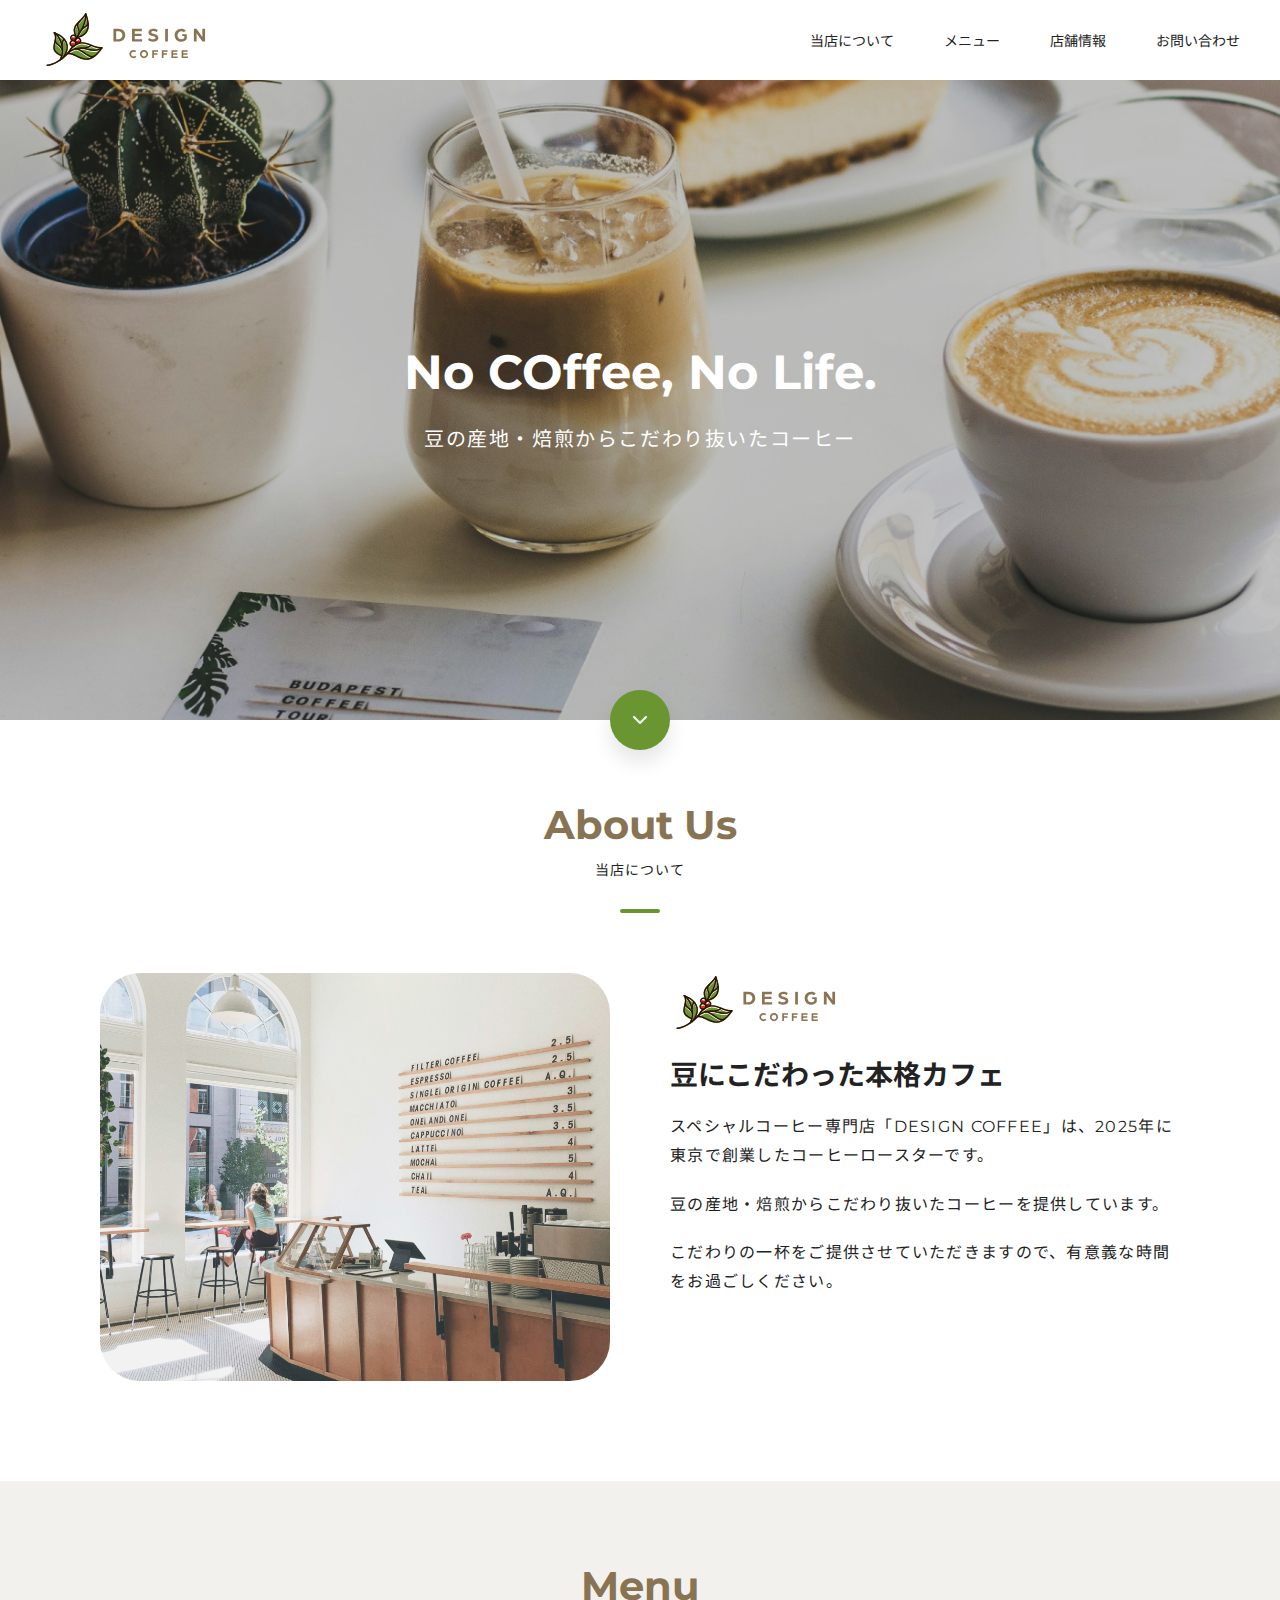
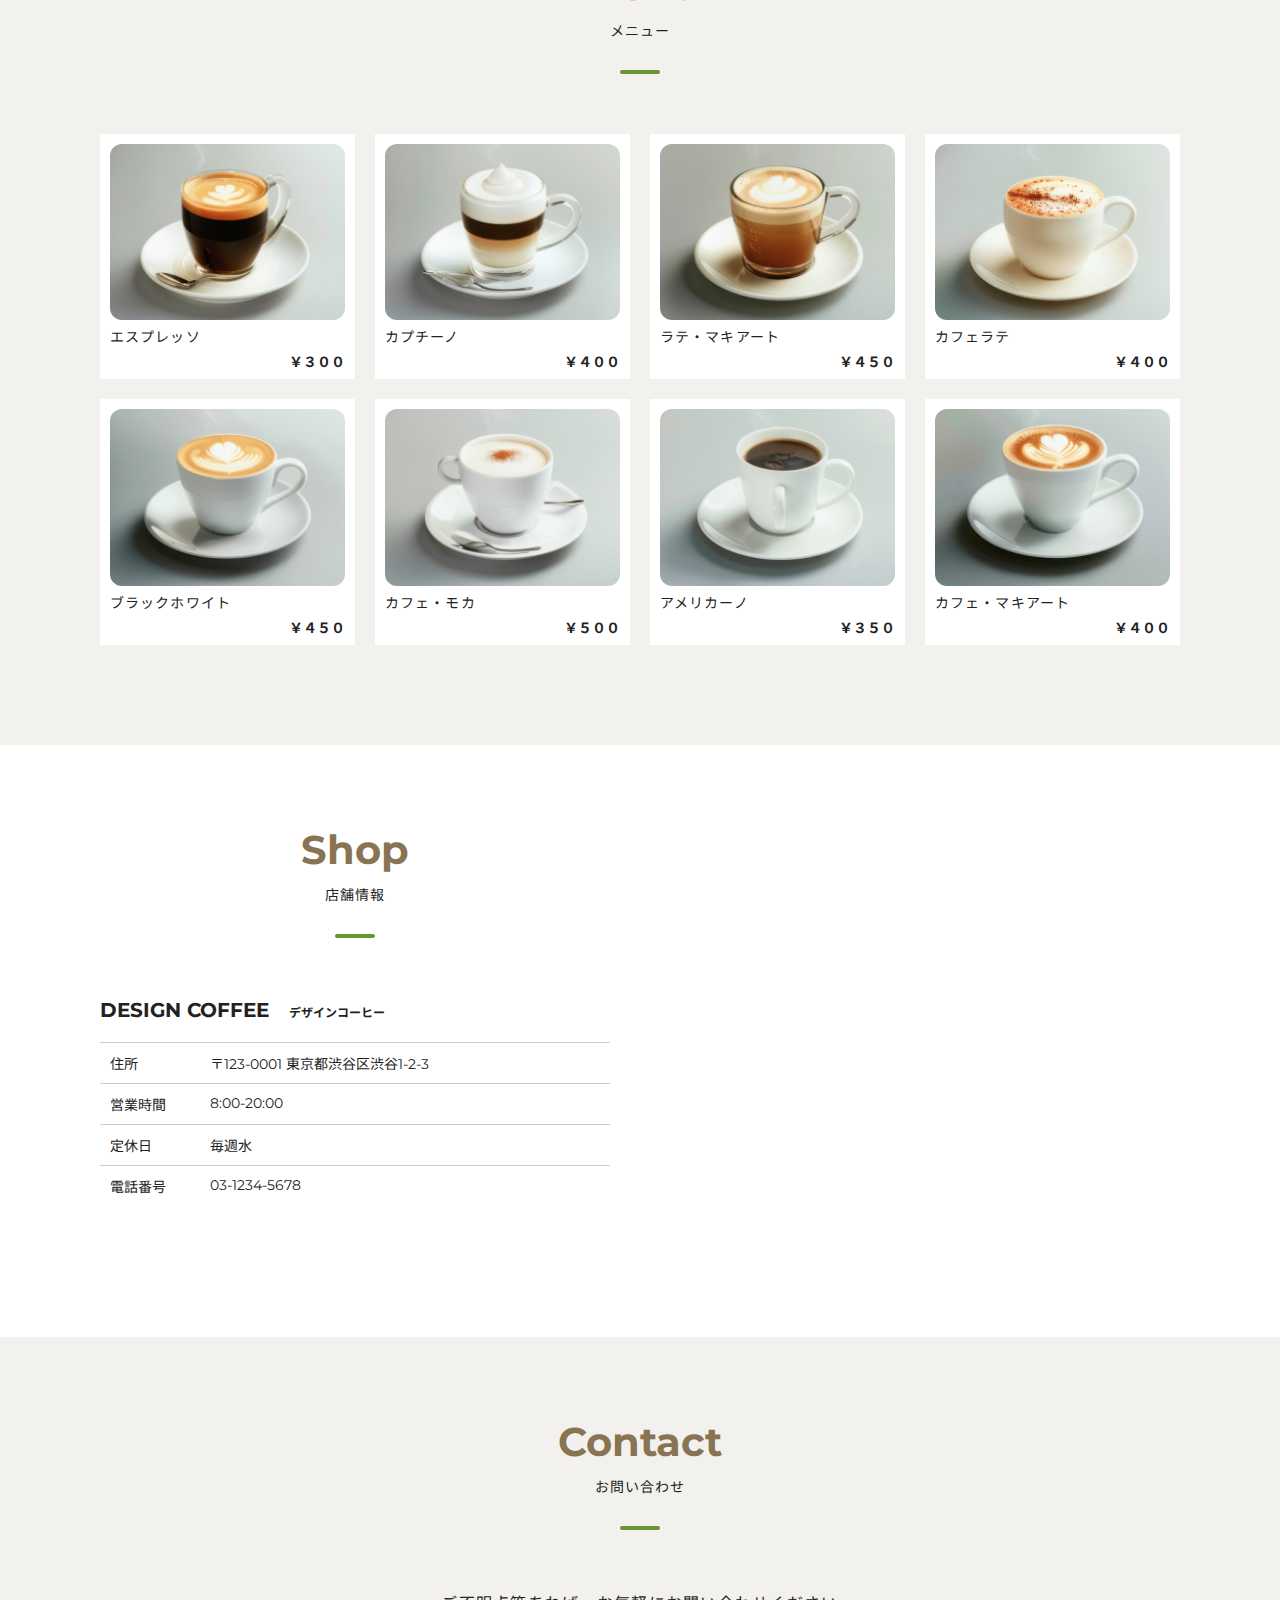
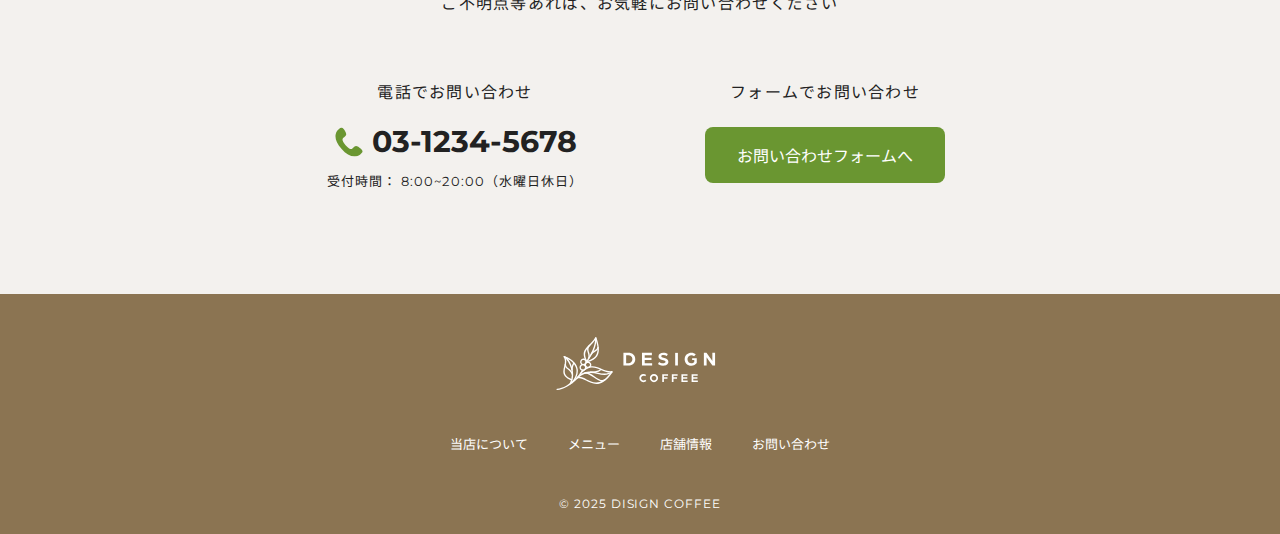
<file: index.html>
<!DOCTYPE html>
<html lang="en">
<head>
    <meta charset="UTF-8">
    <meta name="viewport" content="width=device-width, initial-scale=1.0">
    <title>Document</title>
    <link rel="stylesheet" href="css/reset.css">
    <link rel="stylesheet" href="css/style.css">
    <!-- GoogleFontsの読み込み -->
  <link rel="preconnect" href="https://fonts.googleapis.com">
  <link rel="preconnect" href="https://fonts.gstatic.com" crossorigin>
  <link href="https://fonts.googleapis.com/css2?family=Montserrat:ital,wght@0,100..900;1,100..900&family=Noto+Sans+JP:wght@100..900&display=swap" rel="stylesheet">
</head>
<body>
<!--ヘッダー-->
    <header>
      <h1>
        <a href="index.html" class="logo">
          <img src="img/logo.svg" alt="DESIGN COFFEEのロゴ">
        </a>
      </h1>
      <nav>
        <ul>
          <li><a href="index.html#about">当店について</a></li>
          <li><a href="index.html#menu">メニュー</a></li>
          <li><a href="index.html#shop">店舗情報</a></li>
          <li><a href="index.html#contact">お問い合わせ</a></li>
        </ul>
      </nav>
    </header>
    <!--ヒーローセクション-->
    <section class="hero">
      <h2>No COffee, No Life.</h2>
      <p>豆の産地・焙煎からこだわり抜いたコーヒー</p>
      <a href="#about">
        <img src="img/down.png" alt="下へスクロール">
      </a>
    </section>
    <!--メイン-->
    <main>
      <!--当店について-->
      <section class="main-section about" id="about">
        <div class="container">
          <div class="heading-group">
            <h2>
              About Us
              <span>当店について</span>
            </h2>
          </div>
          <div class="layout">
            <div class="image">
              <img src="img/about-photo.jpg" alt="当店の写真">
            </div>
            <div class="text">
              <img src="img/logo.svg" alt="DESIGN COFFEEのロゴ">
              <h3>豆にこだわった本格カフェ</h3>
              <p>スペシャルコーヒー専門店「DESIGN COFFEE」は、2025年に東京で創業したコーヒーロースターです。</p>
              <p>豆の産地・焙煎からこだわり抜いたコーヒーを提供しています。</p>
              <p>こだわりの一杯をご提供させていただきますので、有意義な時間をお過ごしください。</p>
            </div>
          </div>
        </div>
      </section>
      <!--メニュー-->
      <section class="main-section menu" id="menu">
        <div class="container">
          <div class="heading-group">
            <h2>Menu</h2>
            <span>メニュー</span>
          </div>
          <ul class="menu-list">
            <li>
              <div class="menu-card">
                <img src="img/menu-1.jpg" alt="エスプレッソ">
                <p class="name">エスプレッソ</p>
                <p class="price">￥３００</p>
              </div>
            </li>
            <li>
              <div class="menu-card">
                <img src="img/menu-2.jpg" alt="カプチーノ">
                <p class="name">カプチーノ</p>
                <p class="price">￥４００</p>
              </div>
            </li>
           <li>
              <div class="menu-card">
                <img src="img/menu-3.jpg" alt="ラテ・マキアート">
                <p class="name">ラテ・マキアート</p>
                <p class="price">￥４５０</p>
              </div>
            </li>
            <li>
              <div class="menu-card">
                <img src="img/menu-4.jpg" alt="カフェラテ">
                <p class="name">カフェラテ</p>
                <p class="price">￥４００</p>
              </div>
            </li>
            <li>
              <div class="menu-card">
                <img src="img/menu-5.jpg" alt="ブラックホワイト">
                <p class="name">ブラックホワイト</p>
                <p class="price">￥４５０</p>
              </div>
            </li>
            <li>
              <div class="menu-card">
                <img src="img/menu-6.jpg" alt="カフェ・モカ">
                <p class="name">カフェ・モカ</p>
                <p class="price">￥５００</p>
              </div>
            </li>
            <li>
              <div class="menu-card">
                <img src="img/menu-7.jpg" alt="アメリカーノ">
                <p class="name">アメリカーノ</p>
                <p class="price">￥３５０</p>
              </div>
            </li>
            <li>
              <div class="menu-card">
                <img src="img/menu-8.jpg" alt="カフェ・マキアート">
                <p class="name">カフェ・マキアート</p>
                <p class="price">￥４００</p>
              </div>
            </li>
          </ul>
        </div>
      </section>
      <!--店舗情報-->
      <section class="main-section shop" id="shop">
        <div class="container">
          <div class="layout">
            <div class="text">
              <div class="heading-group">
                <h2>Shop</h2>
                <span>店舗情報</span>
              </div>
              <h3>
                DESIGN COFFEE
                <span>デザインコーヒー</span>
              </h3>
              <dl>
                <dt>住所</dt>
                <dd>〒123-0001 東京都渋谷区渋谷1-2-3</dd>
                <dt>営業時間</dt>
                <dd>8:00-20:00</dd>
                <dt>定休日</dt>
                <dd>毎週水</dd>
                <dt>電話番号</dt>
                <dd>03-1234-5678</dd>
              </dl>
            </div>
            <div class="map">
              <iframe src="https://www.google.com/maps/embed?pb=!1m18!1m12!1m3!1d25820.092954408872!2d138.1657898426056!3d36.00779797145485!2m3!1f0!2f0!3f0!3m2!1i1024!2i768!4f13.1!3m3!1m2!1s0x601c50e71f7adf49%3A0x2a9c9bdd30254f00!2z5YWs56uL6KuP6Kiq5p2x5Lqs55CG56eR5aSn5a2m!5e0!3m2!1sja!2sjp!4v1749443175519!5m2!1sja!2sjp" width="600" height="450" style="border:0;" allowfullscreen="" loading="lazy" referrerpolicy="no-referrer-when-downgrade"></iframe>
            </div>
          </div>
        </div>
      </section>
      <!--お問い合わせ-->
      <section class="main-section contact" id="contact">
        <div class="container">
          <div class="heading-group">
            <h2>Contact</h2>
            <span>お問い合わせ</span>
          </div>
          <p>ご不明点等あれば、お気軽にお問い合わせください</p>
          <div class="layout">
            <div class="tel">
              <p class="label">電話でお問い合わせ</p>
              <a href="tel:0312345678" class="number">
                <img src="img/icon-tel.svg" alt="電話アイコン">
                03-1234-5678
              </a>
              <p class="hour">受付時間： 8:00~20:00（水曜日休日）</p>
            </div>
            <div class="form">
              <p class="label">フォームでお問い合わせ</p>
              <a href="contact.html" class="button">お問い合わせフォームへ</a>
            </div>
          </div>
        </div>
      </section>
    </main>
    <!--フッター-->
    <footer>
      <a href="index.html" class="logo">
        <img src="img/logo-white.svg" alt="DESIGN COFFEEのロゴ">
      </a>
      <nav>
        <ul>
          <li>
            <a href="index.html#about">当店について</a>
          </li>
          <li>
            <a href="index.html#menu">メニュー</a>
          </li>
          <li>
            <a href="index.html#shop">店舗情報</a>
          </li>
          <li>
            <a href="index.html#contact">お問い合わせ</a>
          </li>
        </ul>
      </nav>
      <p class="copyright">&copy; 2025 DISIGN COFFEE</p>
    </footer>
  </main>
</body>
</html>
</file>
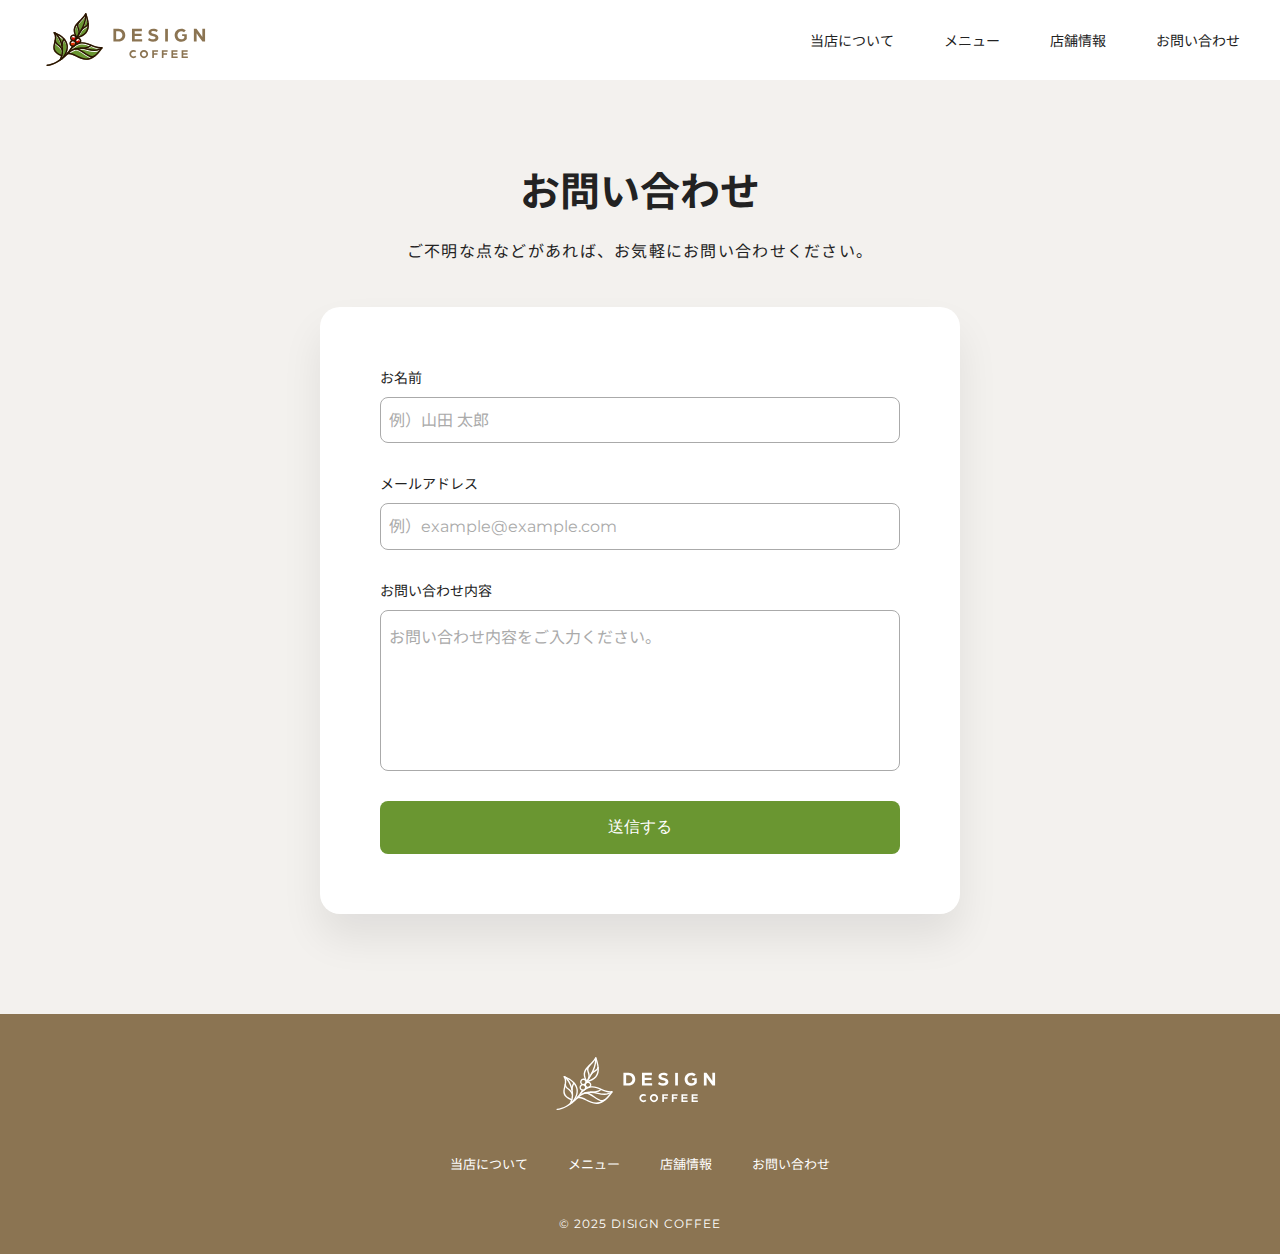
<file: contact.html>
<!DOCTYPE html>
<html lang="en">
<head>
    <meta charset="UTF-8">
    <meta name="viewport" content="width=device-width, initial-scale=1.0">
    <title>Document</title>
    <link rel="stylesheet" href="css/reset.css">
    <link rel="stylesheet" href="css/style.css">
    <!-- GoogleFontsの読み込み -->
  <link rel="preconnect" href="https://fonts.googleapis.com">
  <link rel="preconnect" href="https://fonts.gstatic.com" crossorigin>
  <link href="https://fonts.googleapis.com/css2?family=Montserrat:ital,wght@0,100..900;1,100..900&family=Noto+Sans+JP:wght@100..900&display=swap" rel="stylesheet">
</head>
<body>
<!--ヘッダー-->
    <header>
      <h1>
        <a href="index.html" class="logo">
          <img src="img/logo.svg" alt="DESIGN COFFEEのロゴ">
        </a>
      </h1>
      <nav>
        <ul>
          <li><a href="index.html#about">当店について</a></li>
          <li><a href="index.html#menu">メニュー</a></li>
          <li><a href="index.html#shop">店舗情報</a></li>
          <li><a href="index.html#contact">お問い合わせ</a></li>
        </ul>
      </nav>
    </header>
    </main>
    <main class="lower-main">
      <div class="lower-heading-group">
        <h2>お問い合わせ</h2>
        <p>ご不明な点などがあれば、お気軽にお問い合わせください。</p>
      </div>
      <form class="form-box" action="https://api.staticforms.xyz/submit" method="post">
        <input type="hidden" name="accesskey" value="sf_504ne912jgh0d4c24a27545c">
        <input type="hidden" name="redirectTo" value="https://www.sus.ac.jp/">
        <div class="form-item">
          <label>お名前</label>
          <input type="text" name="name" placeholder="例）山田 太郎">
        </div>
        <div class="form-item">
          <label>メールアドレス</label>
          <input type="email" name="email" placeholder="例）example@example.com">
        </div>
        <div class="form-item">
          <label>お問い合わせ内容</label>
          <textarea rows="7" name="message" placeholder="お問い合わせ内容をご入力ください。"></textarea>
        </div>
        <div class="form-item">
          <button type="submit">送信する</button>
        </div>
      </form>
    </main>
    <!--フッター-->
    <footer>
      <a href="index.html" class="logo">
        <img src="img/logo-white.svg" alt="DESIGN COFFEEのロゴ">
      </a>
      <nav>
        <ul>
          <li>
            <a href="index.html#about">当店について</a>
          </li>
          <li>
            <a href="index.html#menu">メニュー</a>
          </li>
          <li>
            <a href="index.html#shop">店舗情報</a>
          </li>
          <li>
            <a href="index.html#contact">お問い合わせ</a>
          </li>
        </ul>
      </nav>
      <p class="copyright">&copy; 2025 DISIGN COFFEE</p>
    </footer>
</body>
</html>
</file>
<file: css/style.css>
@charset "utf-8";
body{color: #222;
  font-family: "Montserrat", "Noto Sans JP", sans-serif;
    }
p{letter-spacing: 0.08em;
  line-height: 1.8;
}
/*ヘッダー*/
header{
    padding: 10px 40px;
    display: flex;
    align-items: center;
    justify-content:space-between;
    .logo{
        display: block;
        img{
            display: block;
            height: 60px;
        }
    }
    nav{
        ul{
            display: flex;
            align-items: center;
            gap: 50px;
        }
        a{
            font-size: 14px;
            font-weight: 400;
            &:hover{
                color: #6a9631;
                text-decoration: underline;
            }
        }
    }
}
/*ヒーローセクション*/
.hero{
    color: #fff;
    text-align: center;
    height: 640px;
    background-image: url(../img/hero-background.jpg);
    background-size: cover;
    display: flex;
    flex-direction: column;
    align-items: center;
    justify-content: center;
    position: relative;
    h2{
        font-size: 48px;
        font-weight: 700;
    }
    p{
        font-size: 20px;
        font-weight: 400;
        margin-top: 20px;
    }
    a{
        display: grid;
        place-items: center;
        width: 60px;
        height: 60px;
        background-color: #6a9631;
        border-radius: 50%;
        box-shadow: 0px 12px 20px rgb(0 0 0 / 0.1);
        position: absolute;
        left: 50%;
        bottom: 0;
        translate: -50% 50%;
        img{
            width: 24px;
            height:24px;
        }
    }
}
/*コンテナ*/
.container{
    max-width: 1160px;
    margin: 0 auto;
    padding-inline: 40px;
}
/*メイン*/
main{
    /*共通セクション*/
    .main-section{
        padding: 80px 0 100px;
        /*見出しグループ*/
        .heading-group{
            text-align: center;
            margin: 0 0 60px;
            h2{
                color: #887452;
                font-size: 40px;
                font-weight: 700;
            }
            span{
                color:#222;
                font-size: 14px;
                font-weight: 400;
                letter-spacing: 0.08em;
                display: block;
                margin-top: 10px;
            }
            &::after{
                content: "";
                display: block;
                width: 40px;
                height: 4px;
                background-color: #6a9631;
                border-radius: 4px;
                margin: 30px auto 0;
            }
        }
    }
}
/*当店について*/
.about{
    .layout{
        display:grid;
        grid-template-columns: 1fr 1fr;
        align-items: start;
        gap: 60px;
    }
    .image{
        border-radius: 40px;
        overflow: hidden;
        img{
            width: 100%;
            aspect-ratio: 5 / 4;
            object-fit: cover;
        }
    }
    .text{
        img{
            height: 60px;
        }
        h3{
            font-size: 28px;
            font-weight: 700;
            margin-top: 20px;
        }
        p{

            margin-top: 20px;
        }
    }
}
/*メニュー*/
.menu{
    background-color: #F3F1EE;
}
.menu-list{
    display: grid;
    grid-template-columns: 1fr 1fr 1fr 1fr;
    gap: 20px;
}
.menu-card{
    padding: 10px;
    background-color: #fff;
    border: 20px;
    display: grid;
    gap: 5px;
    img{
        width: 100%;
        aspect-ratio: 4 / 3;
        object-fit: cover;
        border-radius: 12px;
    }
    .name{
        font-size:  14px;
    }
    .price{
        font-size: 14px;
        font-weight: 700;
        line-height: 1;
        letter-spacing: 0;
        text-align: right;
    }
}
/*ショップ*/
.shop{
    .layout{
        display: grid;
        grid-template-columns: 1fr 1fr;
        align-items: start;
        gap: 60px;
    }
    .text{
        h3{
            text-align: center;
            font-size: 20px;
            font-weight: 700;
            margin: 0 0 20px;
            display: flex;
            align-items: baseline;
            gap: 1em;
            span{
                font-size: 0.6em;;
            }
        }
        dl{
            display: grid;
            grid-template-columns: 100px 1fr;
            dt,dd{
                font-size: 14px;
                padding: 10px;
                border-top: 1px solid #ccc;
            }
        }
    }
    .map{
        border-radius: 40px;
        overflow: hidden;
        iframe{
            width: 100%;
            height: auto;
            aspect-ratio: 5/ 4;
        }
    }
}
/*お問合せ*/
.contact{
    text-align: center;
    background-color: #F3F1EE;
    .layout{
        display: grid;
        grid-template-columns: 1fr 1fr;
        gap: 40px;
        margin-top: 60px;
        margin-inline: auto;
        max-width: 700px;
    }
    .label{
        margin-bottom: 20px;
    }
    .number{
        font-size: 30px;
        font-weight: 700;
        line-height: 1;
        letter-spacing: 0;
        img{
            width: 1em;
        }
    }
    .hour{
        font-size: 13px;
        display: block;
        margin-top: 1em;    
    }
    .button{
        display: inline-block;
        color: #fff;
        background-color: #6a9631;
        padding: 1em 2em;
        border-radius: 8px;
    }
}
footer{
    color: #fff;
    background-color: #8B7452;
    padding: 40px 20px 20px;
    display: grid;
    justify-items: center;
    gap: 40px;
    .logo{
      display: block;
      img{
        display: block;
        height: 60px;
      }  
    }
    ul{
        display: flex;
        gap: 40px;
        a{
            font-size: 13px;
        }
    }
    .copyright{
        font-size: 12px;
    }
}
.lower-main{
    padding: 80px 0 100px;
    background-color: #F3F1EE;
}
.lower-heading-group{
    text-align: center;
    display: grid;
    justify-items: center;
    gap: 20px;
    margin: 0 0 40px;
    h2{
        font-size: 40px;
        font-weight: 700;
    }
}
.form-box{
    max-width: 640px;
    margin: 0 auto;
    border-radius: 20px;
    padding: 60px;
    background-color: #fff;
    box-shadow: 0px 24px 40px rgb(0 0 0 / 0.08);
}
.form-item{
    display: grid;
    gap: 10px;
    label{
        font-size: 14px;
    }
    +.form-item{
        margin-top: 30px;
    }
    input,
    textarea{
        border: 1px solid #aaa;
        padding: 0.8em 0.5em;
        border-radius: 8px;
        &::placeholder{
            color: #aaa;
        }
    }
    textarea{
        resize: none;
    }
    button{
        font-size: 16px;
        display: inline-block;
        color: #fff;
        background-color: #6a9631;
        border: none;
        padding: 1em 2em;
        border-radius: 8px;
        &:hover{
            background-color: #517521;
        }
    }
}
</file>
